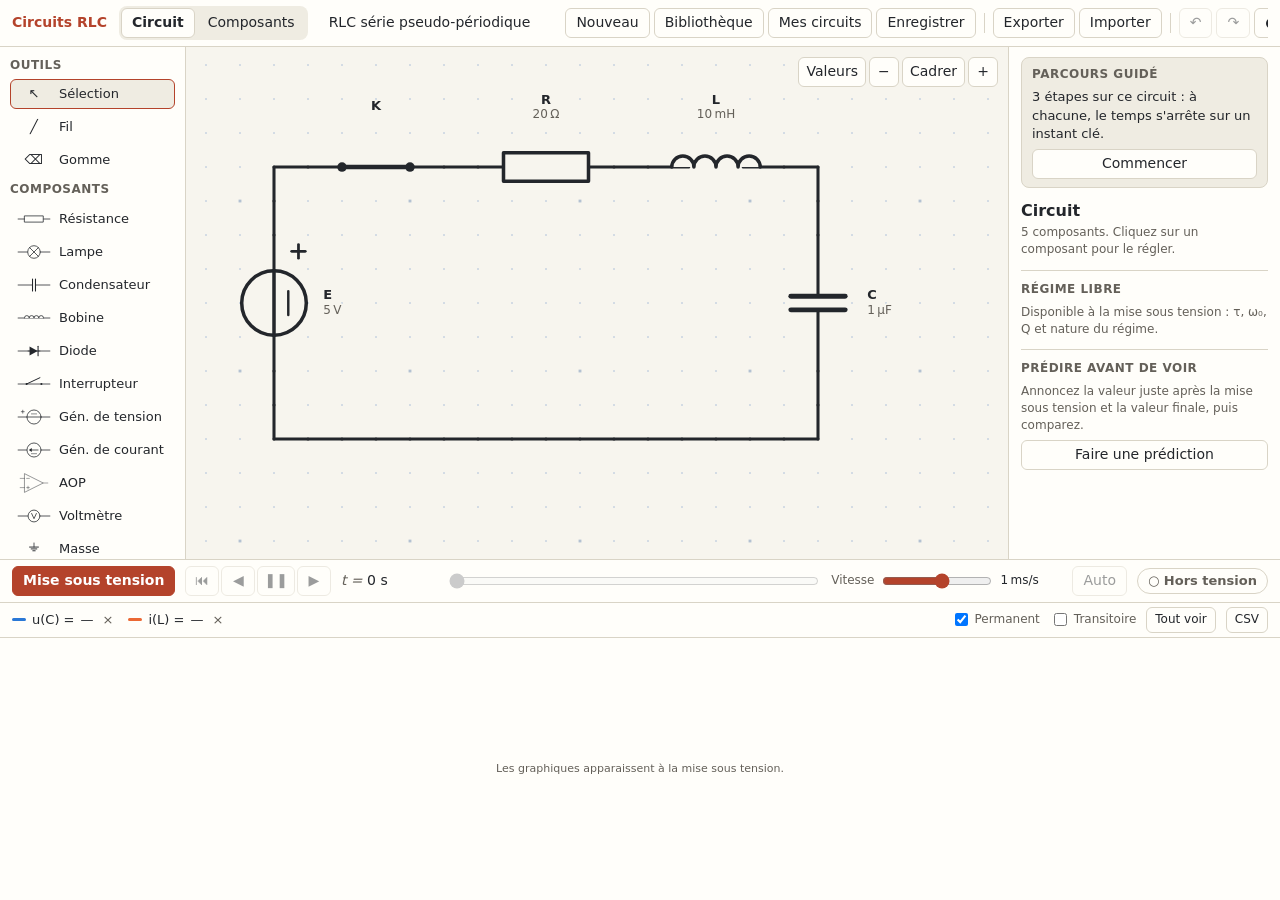
<file: index.html>
<!doctype html>
<html lang="fr">
<head>
  <meta charset="utf-8">
  <meta name="viewport" content="width=device-width, initial-scale=1">
  <title>Circuits RLC</title>
  <meta name="description" content="Construire un circuit RLC sur une grille et observer ses régimes transitoire et permanent.">
  <link rel="icon" href="data:image/svg+xml,%3Csvg xmlns='http://www.w3.org/2000/svg' viewBox='0 0 24 24'%3E%3Cpath fill='none' stroke='%23b4432b' stroke-width='2.4' d='M1 12h4l2-6 4 12 4-12 4 12 2-6h2'/%3E%3C/svg%3E">
  <link rel="stylesheet" href="css/style.css">
</head>
<body>
  <header class="topbar">
    <span class="brand">Circuits RLC</span>
    <div class="tabs" role="tablist" aria-label="Sections de l'application">
      <button role="tab" data-tab="circuit" aria-selected="true">Circuit</button>
      <button role="tab" data-tab="components" aria-selected="false">Composants</button>
    </div>
    <input id="docName" class="doc-name" aria-label="Nom du circuit" maxlength="60">
    <nav class="actions">
      <button id="btnNew" title="Nouveau circuit vide">Nouveau</button>
      <button id="btnLibrary" title="Circuits de base prêts à l'emploi">Bibliothèque</button>
      <button id="btnMine" title="Circuits enregistrés dans ce navigateur">Mes circuits</button>
      <button id="btnSave" title="Enregistrer dans ce navigateur (Ctrl+S)">Enregistrer</button>
      <span class="sep"></span>
      <button id="btnExport" title="Télécharger le circuit en fichier JSON">Exporter</button>
      <button id="btnImport" title="Ouvrir un fichier JSON">Importer</button>
      <input id="fileImport" type="file" accept=".json,application/json" hidden>
      <span class="sep"></span>
      <button id="btnUndo" title="Annuler (Ctrl+Z)" aria-label="Annuler">↶</button>
      <button id="btnRedo" title="Rétablir (Ctrl+Y)" aria-label="Rétablir">↷</button>
      <button id="btnTheme" title="Changer de thème" aria-label="Changer de thème">◐</button>
    </nav>
  </header>

  <main class="layout">
    <aside class="palette" aria-label="Composants">
      <h2>Outils</h2>
      <div class="tools" id="tools"></div>
      <h2>Composants</h2>
      <div class="tools" id="parts"></div>
      <p class="tip">Glissez un composant sur la grille, tirez un fil depuis une borne. <kbd>R</kbd> tourne, <kbd>Suppr</kbd> efface.</p>
    </aside>

    <section class="stage" id="stage">
      <canvas id="board" aria-label="Plan du circuit"></canvas>
      <div class="stage-msg" id="stageMsg" hidden></div>
      <div class="stage-badge" id="stageBadge" hidden></div>
      <div class="tooltip" id="boardTip" hidden></div>
      <div class="zoom">
        <button id="btnValues" title="Afficher u et i, avec leurs flèches, sur tous les composants" aria-pressed="false">Valeurs</button>
        <button id="zoomOut" aria-label="Dézoomer">−</button>
        <button id="zoomFit" title="Cadrer le circuit">Cadrer</button>
        <button id="zoomIn" aria-label="Zoomer">+</button>
      </div>
    </section>

    <aside class="inspector" id="inspector" aria-label="Propriétés"></aside>

    <section class="bench">
      <div class="transport">
        <button id="btnPower" class="power" aria-pressed="false">Mise sous tension</button>
        <div class="play">
          <button id="btnStart" title="Retour à t = 0 (Début)" aria-label="Retour à t = 0">⏮</button>
          <button id="btnBack" title="Lecture arrière" aria-label="Lecture arrière">◀</button>
          <button id="btnPause" title="Pause (Espace)" aria-label="Pause">❚❚</button>
          <button id="btnFwd" title="Lecture avant" aria-label="Lecture avant">▶</button>
        </div>
        <div class="readout"><span class="lbl">t =</span> <output id="tNow">0 s</output></div>
        <input id="timeline" class="timeline" type="range" min="0" max="1000" value="0" step="1" aria-label="Position dans le temps">
        <div class="speed">
          <label for="speed">Vitesse</label>
          <input id="speed" type="range" min="-9" max="2" step="0.01" value="-3">
          <output id="speedOut">1 ms/s</output>
          <button id="btnAuto" title="Adapter vitesse et fenêtre au circuit">Auto</button>
        </div>
        <div class="regime" id="regime" data-kind="off">Hors tension</div>
      </div>
      <div class="probes" id="probes"></div>
      <div class="scope-wrap" id="scopeWrap">
        <canvas id="scope" aria-label="Graphiques de tension et de courant"></canvas>
        <div class="tooltip" id="tooltip" hidden></div>
      </div>
    </section>
  </main>

  <section class="anatomy" id="anatomy" aria-label="Comment fonctionnent les composants" hidden></section>

  <div class="toast" id="toast" role="status" hidden></div>

  <dialog id="dlgLibrary" class="sheet" aria-labelledby="libTitle">
    <header><h2 id="libTitle">Bibliothèque de circuits</h2><button data-close aria-label="Fermer">×</button></header>
    <div class="sheet-body" id="libBody"></div>
  </dialog>

  <dialog id="dlgMine" class="sheet" aria-labelledby="mineTitle">
    <header><h2 id="mineTitle">Mes circuits</h2><button data-close aria-label="Fermer">×</button></header>
    <div class="sheet-body" id="mineBody"></div>
  </dialog>

  <script src="js/linalg.js"></script>
  <script src="js/circuit.js"></script>
  <script src="js/engine.js"></script>
  <script src="js/library.js"></script>
  <script src="js/guides.js"></script>
  <script src="js/render.js"></script>
  <script src="js/scope.js"></script>
  <script src="js/editor.js"></script>
  <script src="js/app.js"></script>
  <script src="js/devices.js"></script>
  <script src="js/anatomy.js"></script>
</body>
</html>
</file>
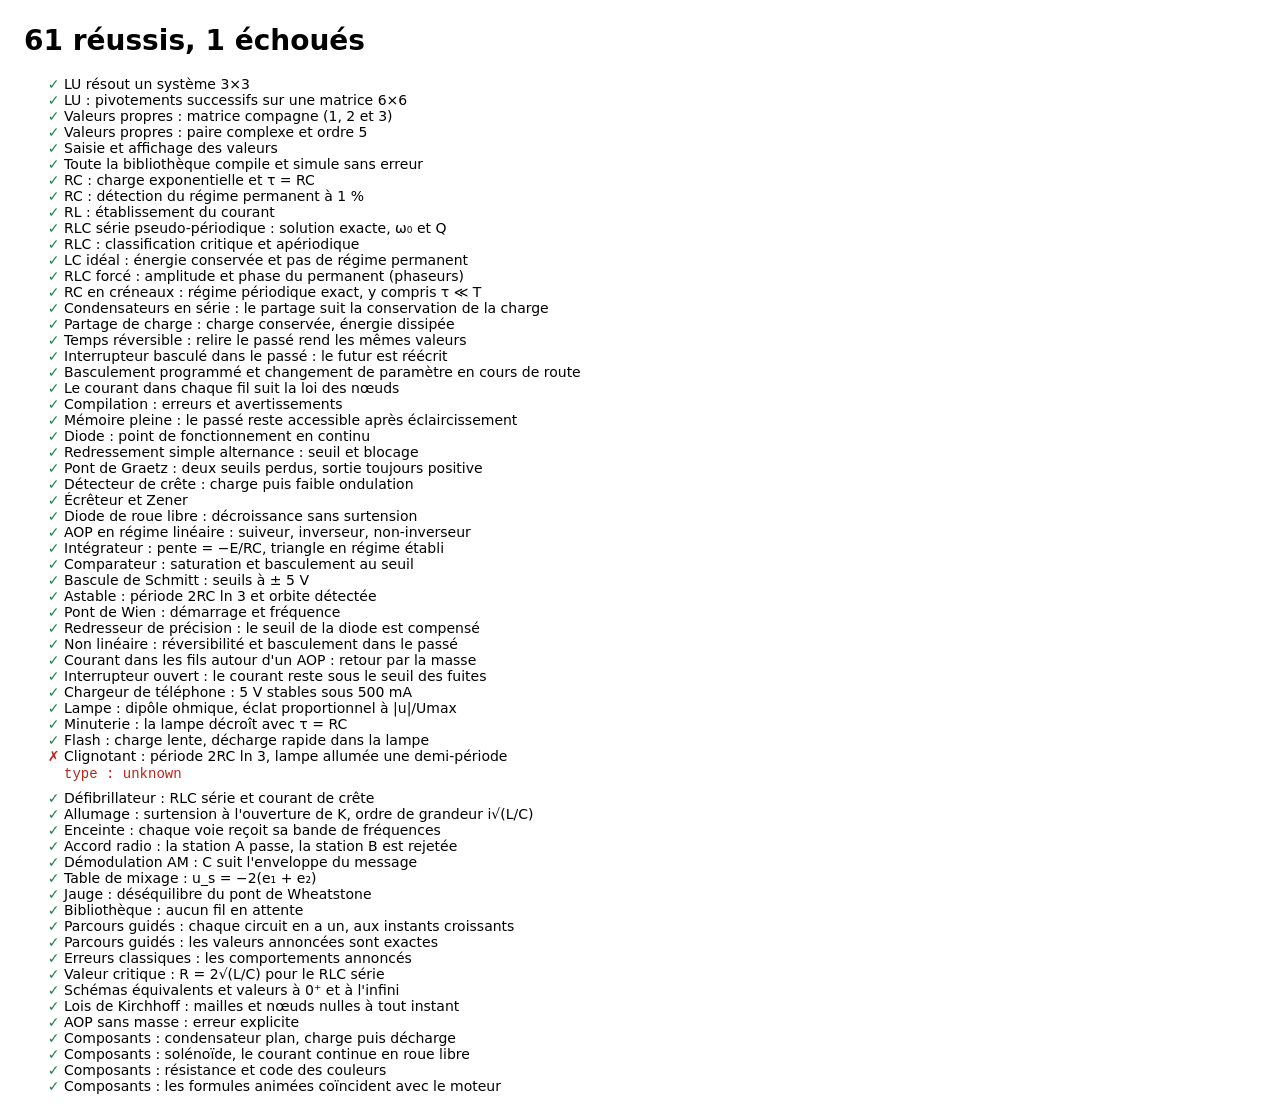
<file: tests/index.html>
<!doctype html>
<html lang="fr">
<head>
  <meta charset="utf-8">
  <title>Tests du moteur RLC</title>
  <style>
    body { font: 14px system-ui, sans-serif; margin: 24px; }
    li.ok::marker { content: "✓ "; color: #1a7f4d; }
    li.fail::marker { content: "✗ "; color: #b3261e; }
    pre { color: #b3261e; margin: 2px 0 8px; white-space: pre-wrap; }
  </style>
</head>
<body>
  <h1 id="title">Tests du moteur</h1>
  <ul id="list"></ul>
  <script src="../js/linalg.js"></script>
  <script src="../js/circuit.js"></script>
  <script src="../js/engine.js"></script>
  <script src="../js/library.js"></script>
  <script src="../js/guides.js"></script>
  <script src="../js/devices.js"></script>
  <script src="tests.js"></script>
  <script>
    const results = window.RLC_TEST_RESULTS;
    const list = document.getElementById('list');
    for (const r of results) {
      const li = document.createElement('li');
      li.className = r.ok ? 'ok' : 'fail';
      li.textContent = r.name;
      if (!r.ok) { const p = document.createElement('pre'); p.textContent = r.msg; li.append(p); }
      list.append(li);
    }
    const failed = results.filter((r) => !r.ok).length;
    document.getElementById('title').textContent = `${results.length - failed} réussis, ${failed} échoués`;
  </script>
</body>
</html>
</file>
<file: css/style.css>
/* Thème « cahier de labo » : papier quadrillé clair, ou tableau sombre. */
:root {
  color-scheme: light;
  --paper: #f7f5ee;
  --panel: #fffefa;
  --panel-2: #efece2;
  --line: #d9d4c6;
  --grid: #cfd8e3;
  --grid-major: #b4c2d2;
  --ink: #23262b;
  --muted: #646059;
  --accent: #b4432b;
  --accent-ink: #ffffff;
  --select: #2a78d6;
  --volt-pos: #c9352b;
  --volt-neg: #2467bd;
  --volt-mid: #6d6f73;
  --dot: #f2a900;
  --dot-ring: #5b3d00;
  --warn: #9a5b00;
  --err: #b3261e;
  --good: #1a7f4d;
  --trans-band: rgba(180, 67, 43, .08);
  --series-1: #2a78d6;
  --series-2: #eb6834;
  --series-3: #1baf7a;
  --series-4: #eda100;
  --series-5: #e87ba4;
  --series-6: #008300;
  --series-7: #6250d6;
  --font: "Segoe UI", system-ui, -apple-system, Roboto, "Helvetica Neue", sans-serif;
  --mono: ui-monospace, "Cascadia Mono", "SF Mono", Consolas, monospace;
}
:root[data-theme="dark"] {
  color-scheme: dark;
  --paper: #171a1f;
  --panel: #1f2329;
  --panel-2: #2a2f37;
  --line: #3a404a;
  --grid: #2a3039;
  --grid-major: #39414d;
  --ink: #eceae3;
  --muted: #a7a59c;
  --accent: #e8735a;
  --accent-ink: #1b0d09;
  --select: #6aaef5;
  --volt-pos: #f0695f;
  --volt-neg: #5ba2f0;
  --volt-mid: #9a9ca1;
  --dot: #ffc733;
  --dot-ring: #2b1f00;
  --warn: #e5a944;
  --err: #f2857d;
  --good: #58c791;
  --trans-band: rgba(232, 115, 90, .13);
  --series-1: #3987e5;
  --series-2: #d95926;
  --series-3: #199e70;
  --series-4: #c98500;
  --series-5: #d55181;
  --series-6: #2f9e2f;
  --series-7: #9085e9;
}
@media (prefers-color-scheme: dark) {
  :root:not([data-theme="light"]) {
    color-scheme: dark;
    --paper: #171a1f;
    --panel: #1f2329;
    --panel-2: #2a2f37;
    --line: #3a404a;
    --grid: #2a3039;
    --grid-major: #39414d;
    --ink: #eceae3;
    --muted: #a7a59c;
    --accent: #e8735a;
    --accent-ink: #1b0d09;
    --select: #6aaef5;
    --volt-pos: #f0695f;
    --volt-neg: #5ba2f0;
    --volt-mid: #9a9ca1;
    --dot: #ffc733;
    --dot-ring: #2b1f00;
    --warn: #e5a944;
    --err: #f2857d;
    --good: #58c791;
    --trans-band: rgba(232, 115, 90, .13);
    --series-1: #3987e5;
    --series-2: #d95926;
    --series-3: #199e70;
    --series-4: #c98500;
    --series-5: #d55181;
    --series-6: #2f9e2f;
    --series-7: #9085e9;
  }
}

* { box-sizing: border-box; }
html, body { height: 100%; margin: 0; }
body {
  background: var(--paper); color: var(--ink);
  font: 14px/1.4 var(--font);
  display: flex; flex-direction: column; overflow: hidden;
}
h2 { margin: 0; font-size: 12px; font-weight: 600; letter-spacing: .04em; text-transform: uppercase; color: var(--muted); }
button, select, input { font: inherit; color: inherit; }
button {
  background: var(--panel); border: 1px solid var(--line); border-radius: 6px;
  padding: 4px 10px; cursor: pointer; min-height: 30px; white-space: nowrap;
}
button:hover:not(:disabled) { border-color: var(--muted); }
button:disabled { opacity: .45; cursor: default; }
:focus-visible { outline: 2px solid var(--select); outline-offset: 1px; }
kbd { font: 11px var(--mono); border: 1px solid var(--line); border-radius: 3px; padding: 0 3px; background: var(--panel-2); }

/* Barre du haut */
.topbar {
  display: flex; align-items: center; gap: 12px; padding: 6px 12px;
  background: var(--panel); border-bottom: 1px solid var(--line); flex: none; min-width: 0;
}
.brand { font-weight: 700; color: var(--accent); white-space: nowrap; }
.doc-name {
  flex: 0 1 240px; min-width: 80px; background: transparent; border: 1px solid transparent;
  border-radius: 6px; padding: 3px 8px;
}
.doc-name:hover, .doc-name:focus { border-color: var(--line); background: var(--paper); }
.actions { display: flex; align-items: center; gap: 4px; margin-left: auto; overflow-x: auto; }
.sep { width: 1px; height: 20px; background: var(--line); margin: 0 4px; flex: none; }

/* Disposition */
.layout {
  flex: 1; min-height: 0; display: grid;
  grid-template-columns: 186px minmax(0, 1fr) 272px;
  grid-template-rows: minmax(0, 1fr) minmax(250px, 40%);
  grid-template-areas: "palette stage inspector" "bench bench bench";
}
.palette {
  grid-area: palette; background: var(--panel); border-right: 1px solid var(--line);
  padding: 10px; overflow: hidden auto; display: flex; flex-direction: column; gap: 6px;
}
.tools { display: grid; grid-template-columns: 1fr; gap: 3px; }
.tools button {
  display: flex; align-items: center; gap: 8px; text-align: left; padding: 3px 6px;
  border-color: transparent; background: transparent; touch-action: none; font-size: 13px;
}
.tools button:hover { background: var(--panel-2); }
.tools button[aria-pressed="true"] { background: var(--panel-2); border-color: var(--accent); }
.tools canvas { width: 34px; height: 20px; flex: none; pointer-events: none; }
.tip { margin: 2px 0 0; font-size: 12px; color: var(--muted); }

.stage { grid-area: stage; position: relative; min-width: 0; min-height: 0; overflow: hidden; }
#board { position: absolute; inset: 0; width: 100%; height: 100%; display: block; touch-action: none; }
.stage-msg {
  position: absolute; left: 12px; top: 10px; right: 96px; max-width: 620px; padding: 6px 10px; border-radius: 6px;
  background: var(--panel); border: 1px solid var(--line); font-size: 13px;
}
.stage-msg[data-level="err"] { border-color: var(--err); color: var(--err); }
.stage-msg[data-level="warn"] { border-color: var(--warn); color: var(--warn); }
.zoom { position: absolute; right: 10px; top: 10px; display: flex; gap: 3px; }
.zoom button { min-width: 30px; padding: 2px 7px; }

/* Inspecteur */
.inspector {
  grid-area: inspector; background: var(--panel); border-left: 1px solid var(--line);
  padding: 10px 12px; overflow-y: auto; display: flex; flex-direction: column; gap: 12px;
}
.ins-title { font-size: 16px; font-weight: 600; margin: 0; }
.ins-sub { color: var(--muted); font-size: 12px; margin: 2px 0 0; }
.field { display: flex; flex-direction: column; gap: 2px; }
.field label { font-size: 12px; color: var(--muted); }
.field .row { display: flex; align-items: center; gap: 6px; }
.field input, .field select {
  width: 100%; background: var(--paper); border: 1px solid var(--line); border-radius: 5px;
  padding: 4px 7px; min-height: 30px; font-variant-numeric: tabular-nums;
}
.field input[aria-invalid="true"] { border-color: var(--err); }
.field .unit { color: var(--muted); font-size: 12px; min-width: 18px; }
.field .err { color: var(--err); font-size: 12px; }
.btn-row { display: flex; flex-wrap: wrap; gap: 4px; }
.btn-row button { flex: 1; }
button.on { background: var(--panel-2); border-color: var(--accent); }
.values { display: grid; grid-template-columns: auto 1fr; gap: 1px 10px; font-size: 13px; }
.values dt { color: var(--muted); }
.values dd { margin: 0; text-align: right; font-variant-numeric: tabular-nums; }
.section { display: flex; flex-direction: column; gap: 6px; border-top: 1px solid var(--line); padding-top: 10px; }
.note { font-size: 12px; color: var(--muted); margin: 0; }
.mode { font-size: 13px; }
.mode b { font-weight: 600; }

.stage-badge {
  position: absolute; left: 12px; bottom: 10px; padding: 3px 9px; border-radius: 6px; font-size: 12px;
  background: var(--panel); border: 1px solid var(--accent); font-variant-numeric: tabular-nums;
}
.field input[type="range"] { padding: 0; min-height: 20px; border: 0; background: none; accent-color: var(--accent); }
.critical { display: flex; align-items: center; justify-content: space-between; gap: 6px; font-size: 12px; color: var(--muted); }
.critical button { font-size: 12px; min-height: 24px; padding: 1px 8px; }
.guide { background: var(--panel-2); border: 1px solid var(--line); border-radius: 8px; padding: 8px 10px; display: flex; flex-direction: column; gap: 6px; }
.guide p { margin: 0; font-size: 13px; }
.guide .step { font-size: 12px; color: var(--muted); }
.kirch { font-size: 12px; background: var(--panel-2); border-radius: 6px; padding: 5px 8px; font-variant-numeric: tabular-nums; }
.kirch b { font-weight: 600; }
.eq { font-size: 13px; background: var(--panel-2); border-radius: 6px; padding: 5px 8px; margin-top: 4px; font-variant-numeric: tabular-nums; }
.verdict { font-size: 12px; font-variant-numeric: tabular-nums; }
.verdict b { font-weight: 600; }
.predict-row { display: grid; grid-template-columns: 1fr 1fr; gap: 6px; }

/* Paillasse : transport et graphiques */
.bench {
  grid-area: bench; background: var(--panel); border-top: 1px solid var(--line);
  display: flex; flex-direction: column; min-height: 0;
}
.transport {
  display: flex; align-items: center; gap: 10px; padding: 6px 12px; flex-wrap: wrap;
  border-bottom: 1px solid var(--line);
}
.power { background: var(--accent); color: var(--accent-ink); border-color: var(--accent); font-weight: 600; }
.power[aria-pressed="true"] { background: var(--panel); color: var(--ink); border-color: var(--accent); }
.play { display: flex; gap: 2px; }
.play button { min-width: 34px; padding: 2px 6px; }
.readout { font-variant-numeric: tabular-nums; min-width: 96px; white-space: nowrap; }
.readout .lbl { color: var(--muted); font-style: italic; }
.timeline { flex: 1 1 120px; min-width: 90px; accent-color: var(--accent); }
.speed { display: flex; align-items: center; gap: 6px; }
.speed label { font-size: 12px; color: var(--muted); }
.speed input { width: 110px; accent-color: var(--accent); }
.speed output { font-variant-numeric: tabular-nums; min-width: 66px; font-size: 12px; white-space: nowrap; }
.regime {
  font-size: 13px; font-weight: 600; padding: 3px 10px; border-radius: 999px; white-space: nowrap;
  border: 1px solid var(--line); color: var(--muted);
}
.regime::before { content: "○ "; }
.regime[data-kind="transitoire"] { color: var(--accent); border-color: var(--accent); }
.regime[data-kind="transitoire"]::before { content: "◐ "; }
.regime[data-kind="permanent"] { color: var(--good); border-color: var(--good); }
.regime[data-kind="permanent"]::before { content: "● "; }
.regime[data-kind="libre"] { color: var(--select); border-color: var(--select); }
.regime[data-kind="libre"]::before { content: "∿ "; }
.probes {
  display: flex; align-items: center; gap: 6px 12px; padding: 4px 12px; flex-wrap: wrap;
  font-size: 13px; border-bottom: 1px solid var(--line); min-height: 34px;
}
.chip { display: inline-flex; align-items: center; gap: 6px; font-variant-numeric: tabular-nums; }
.chip i { width: 14px; height: 3px; border-radius: 2px; display: inline-block; }
.chip button { border: 0; background: none; min-height: 0; padding: 0 3px; color: var(--muted); line-height: 1; }
.legend { margin-left: auto; display: flex; align-items: center; gap: 10px; }
.legend label { display: inline-flex; align-items: center; gap: 4px; font-size: 12px; color: var(--muted); cursor: pointer; }
.legend button { font-size: 12px; min-height: 26px; padding: 1px 8px; }
.scope-wrap { position: relative; flex: 1; min-height: 0; overflow: hidden; }
#scope { position: absolute; inset: 0; width: 100%; height: 100%; display: block; cursor: crosshair; touch-action: none; }
.tooltip {
  position: absolute; pointer-events: none; background: var(--panel); border: 1px solid var(--line);
  border-radius: 6px; padding: 5px 8px; font-size: 12px; font-variant-numeric: tabular-nums;
  box-shadow: 0 2px 8px rgba(0,0,0,.14); white-space: nowrap; z-index: 2;
}
.tooltip b { font-weight: 600; }

.toast {
  position: fixed; left: 50%; bottom: 20px; transform: translateX(-50%); z-index: 20;
  background: var(--ink); color: var(--paper); padding: 7px 14px; border-radius: 6px; font-size: 13px; max-width: 90vw;
}

/* Fenêtres */
dialog.sheet {
  border: 1px solid var(--line); border-radius: 10px; background: var(--panel); color: var(--ink);
  padding: 0; width: min(920px, calc(100vw - 32px)); max-height: calc(100vh - 48px);
}
dialog.sheet[open] { display: flex; flex-direction: column; }
dialog::backdrop { background: rgba(0,0,0,.4); }
.sheet > header {
  display: flex; align-items: center; justify-content: space-between; gap: 12px;
  padding: 10px 14px; border-bottom: 1px solid var(--line); flex: none;
}
.sheet > header h2 { font-size: 15px; text-transform: none; letter-spacing: 0; color: var(--ink); }
.sheet-body { padding: 12px 14px; overflow-y: auto; }
.theme-title { font-size: 12px; color: var(--muted); font-weight: 600; margin: 12px 0 6px; text-transform: uppercase; letter-spacing: .04em; }
.theme-title:first-child { margin-top: 0; }
.cards { display: grid; grid-template-columns: repeat(auto-fill, minmax(260px, 1fr)); gap: 8px; }
.card {
  display: flex; flex-direction: column; gap: 4px; text-align: left; padding: 8px; white-space: normal;
  background: var(--paper); height: 100%;
}
.card canvas { width: 100%; height: 120px; display: block; }
.card strong { font-weight: 600; }
.card span { font-size: 12px; color: var(--muted); }
.mine-row { display: flex; align-items: center; gap: 6px; padding: 6px 0; border-bottom: 1px solid var(--line); }
.mine-row .name { flex: 1; min-width: 0; overflow: hidden; text-overflow: ellipsis; white-space: nowrap; }
.mine-row .date { color: var(--muted); font-size: 12px; white-space: nowrap; }
.empty { color: var(--muted); padding: 8px 0; margin: 0; }

/* Onglets de l'application */
.tabs { display: flex; gap: 2px; background: var(--panel-2); border-radius: 8px; padding: 2px; flex: none; }
.tabs button, .an-tabs button { border-color: transparent; background: transparent; min-height: 28px; }
.tabs button[aria-selected="true"], .an-tabs button[aria-selected="true"] { background: var(--panel); border-color: var(--line); font-weight: 600; }
/* Le schéma garde sa taille derrière l'onglet : son moteur et ses canvas n'ont pas à le savoir. */
body[data-tab="components"] .layout { position: fixed; inset: 44px 0 0 0; visibility: hidden; }
body[data-tab="components"] .doc-name,
body[data-tab="components"] .actions > :not(#btnTheme) { display: none; }

/* Onglet Composants */
.anatomy { flex: 1; min-height: 0; overflow-y: auto; padding: 10px 14px 18px; }
.anatomy[hidden] { display: none; }
.an-tabs { display: inline-flex; gap: 2px; background: var(--panel-2); border-radius: 8px; padding: 2px; }
.an-lead { margin: 8px 0 10px; max-width: 90ch; }
.an-grid { display: grid; grid-template-columns: minmax(0, 1.5fr) minmax(320px, 1fr); gap: 10px; }
.an-card { background: var(--panel); border: 1px solid var(--line); border-radius: 8px; padding: 8px 12px 10px; display: flex; flex-direction: column; gap: 8px; min-width: 0; }
.an-card-recall { grid-column: 1 / -1; }
.an-wide { min-width: 0; }
.an-parts { width: 100%; height: clamp(280px, 36vh, 360px); display: block; }
.an-scene { width: 100%; height: clamp(320px, 50vh, 560px); display: block; }
.an-charts { width: 100%; flex: 1 1 210px; min-height: 210px; display: block; cursor: crosshair; touch-action: none; }
.an-formula { background: var(--panel-2); border-radius: 6px; padding: 6px 10px; font-weight: 600; font-variant-numeric: tabular-nums; }
.an-controls { display: grid; grid-template-columns: repeat(auto-fill, minmax(170px, 1fr)); gap: 6px 14px; }
.an-field-head { display: flex; justify-content: space-between; gap: 8px; }
.an-out { font-size: 12px; font-variant-numeric: tabular-nums; }
.an-controls input[type="range"] { width: 100%; padding: 0; min-height: 18px; border: 0; background: none; accent-color: var(--accent); }
.an-transport { display: flex; flex-wrap: wrap; align-items: center; gap: 8px; }
.an-moves { display: flex; flex-wrap: wrap; gap: 4px; }
.an-time { font-variant-numeric: tabular-nums; min-width: 92px; white-space: nowrap; }
.an-story { background: var(--panel-2); border-radius: 6px; padding: 6px 10px; min-height: 104px; }
.an-values { grid-template-columns: auto 1fr auto 1fr; gap: 1px 8px; font-size: 12px; }
.an-story strong { font-weight: 600; }
.an-story p { margin: 2px 0 0; font-size: 13px; }
.an-recall { margin: 0; padding-left: 18px; display: grid; grid-template-columns: repeat(auto-fit, minmax(300px, 1fr)); gap: 2px 28px; font-size: 13px; }

/* Écrans étroits : tout s'empile et la page défile. */
@media (max-width: 860px) {
  body { overflow: auto; height: auto; }
  .topbar { flex-wrap: wrap; }
  .actions { margin-left: 0; width: 100%; }
  .layout {
    display: flex; flex-direction: column; height: auto;
  }
  .palette { border-right: 0; border-bottom: 1px solid var(--line); order: 1; }
  .palette .tools { grid-template-columns: repeat(auto-fill, minmax(120px, 1fr)); }
  .stage { order: 2; height: 62vh; flex: none; }
  .bench { order: 3; height: 520px; flex: none; }
  .inspector { order: 4; border-left: 0; border-top: 1px solid var(--line); }
  .speed input { width: 90px; }
  .an-grid { grid-template-columns: minmax(0, 1fr); }
  .an-card-recall { grid-column: auto; }
  .anatomy { overflow: visible; }
  /* Les dessins gardent une taille de texte lisible : ils défilent dans leur cadre. */
  .an-wide { overflow-x: auto; }
  .an-parts, .an-scene { min-width: 620px; height: 340px; }
}
</file>
